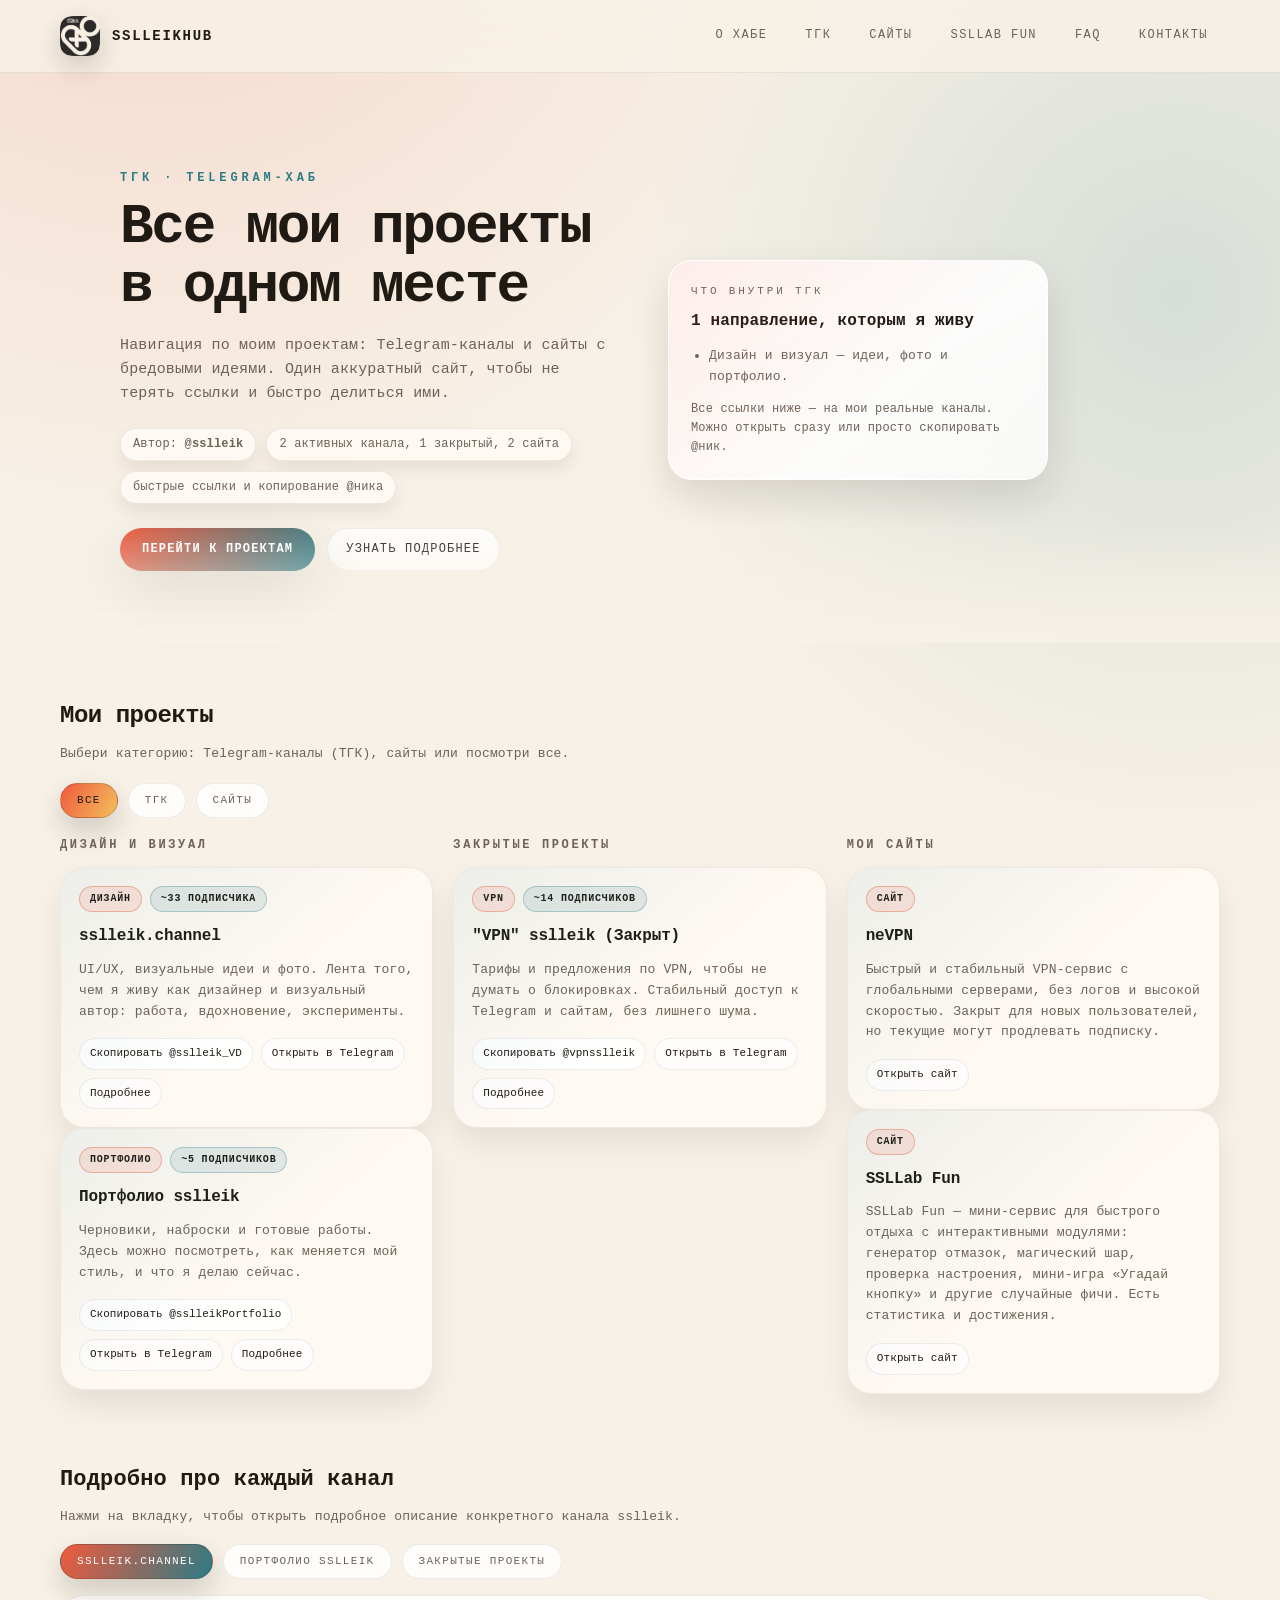
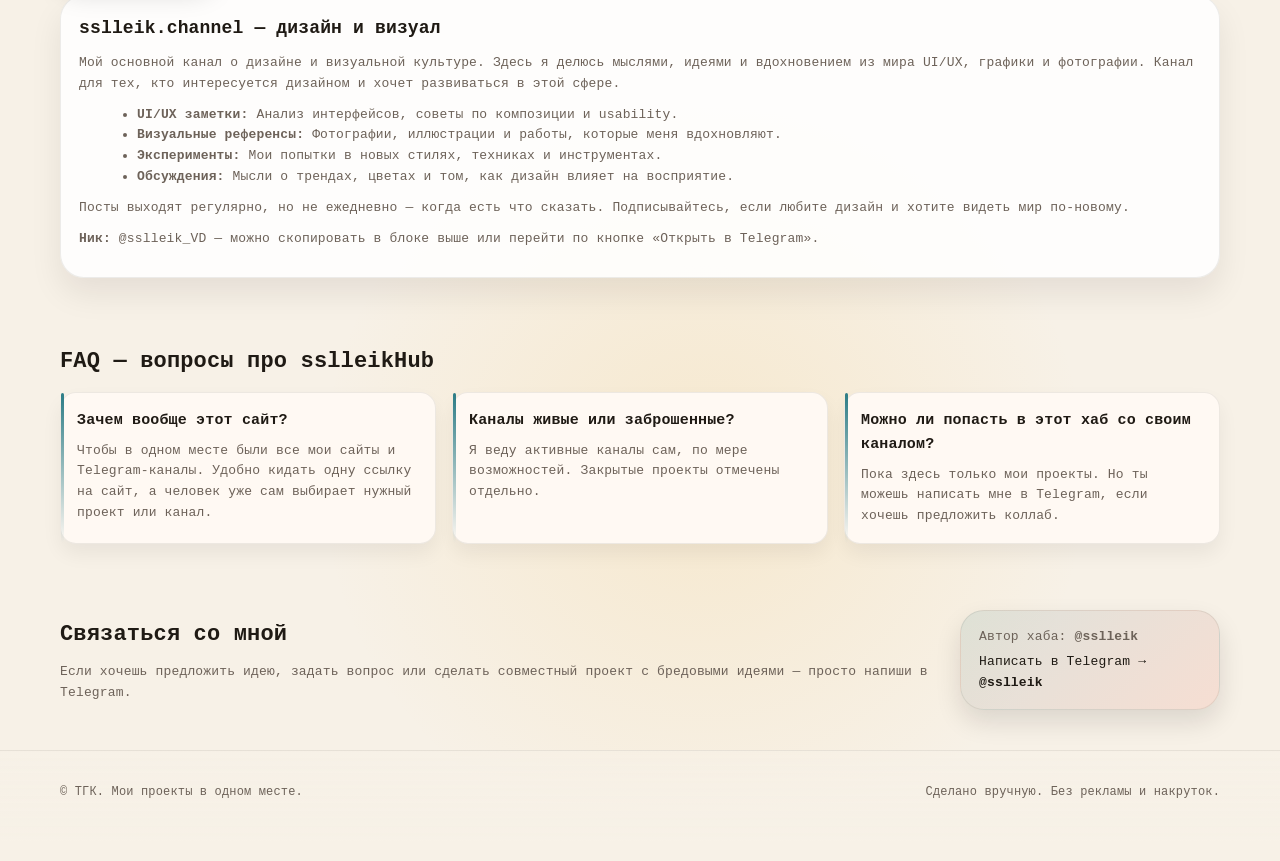
<file: index.html>
<!DOCTYPE html>
<html lang="ru">
<head>
  <meta charset="UTF-8" />
  <meta name="viewport" content="width=device-width, initial-scale=1.0" />
  <meta name="author" content="sslleik" />
  <meta name="description" content="ТГК — навигация по моим сайтам и Telegram-каналам: дизайн, портфолио и бредовые идеи." />
  <meta name="keywords" content="Telegram, каналы, ТГК, дизайн, портфолио" />
  <meta name="robots" content="index, follow" />
  <meta name="theme-color" content="#ec5748" />
  <meta name="msapplication-TileColor" content="#ec5748" />
  <title>ТГК — мои проекты</title>
  <link rel="preload" href="styles.min.css" as="style" />
  <link rel="stylesheet" href="styles.min.css" />
  <link rel="preload" href="app.js" as="script" />
</head>
<body>
  <header class="site-header">
    <div class="container header-inner">
      <a href="index.html" class="logo">
        <img class="logo-image" src="sslleik-logo.png" alt="Логотип sslleik" width="40" height="40" />
        <span class="logo-text">sslleikHub</span>
      </a>
      <nav class="main-nav">
        <a href="index.html#about">О хабе</a>
        <a href="tgk.html">ТГК</a>
        <a href="sites.html">Сайты</a>
        <a href="https://sslleik.github.io/SSLLab-Fun/" target="_blank" rel="noopener noreferrer">SSLLab Fun</a>
<a href="index.html#faq">FAQ</a>
        <a href="index.html#contact">Контакты</a>
      </nav>
    </div>
  </header>

  <main>
    <section class="hero" id="about">
      <div class="container hero-inner">
        <div class="hero-text">
          <p class="hero-kicker">ТГК · Telegram‑хаб</p>
          <h1>Все мои проекты в одном месте</h1>
          <p class="hero-sub">
            Навигация по моим проектам: Telegram-каналы и сайты с бредовыми идеями.
            Один аккуратный сайт, чтобы не терять ссылки и быстро делиться ими.
          </p>
          <div class="hero-meta">
            <span>Автор: <strong>@sslleik</strong></span>
            <span>2 активных канала, 1 закрытый, 2 сайта</span>
            <span>быстрые ссылки и копирование @ника</span>
          </div>
          <div class="hero-actions">
            <a href="#catalog" class="hero-cta">Перейти к проектам</a>
            <button class="hero-ghost" data-scroll="#faq">Узнать подробнее</button>
          </div>
        </div>
        <div class="hero-panel">
          <div class="hero-panel-inner">
            <p class="hero-panel-label">Что внутри ТГК</p>
            <p class="hero-panel-title">1 направление, которым я живу</p>
            <ul class="hero-panel-list">
              <li>Дизайн и визуал — идеи, фото и портфолио.</li>
            </ul>
            <p class="hero-panel-note">
              Все ссылки ниже — на мои реальные каналы. Можно открыть сразу или
              просто скопировать @ник.
            </p>
          </div>
        </div>
      </div>
    </section>

    <section class="catalog" id="catalog">
      <div class="container">
        <div class="catalog-head">
          <h2>Мои проекты</h2>
          <p>Выбери категорию: Telegram-каналы (ТГК), сайты или посмотри все.</p>
        </div>

        <div class="catalog-tabs">
          <button class="tab-btn active" data-tab="all">Все</button>
          <button class="tab-btn" data-tab="tgk">ТГК</button>
          <button class="tab-btn" data-tab="sites">Сайты</button>
        </div>

        <div class="catalog-columns">
          <div class="catalog-column" data-tab-group="tgk">
            <h3>Дизайн и визуал</h3>

            <article class="card">
              <div class="card-header">
                <span class="pill">Дизайн</span>
                <span class="pill pill-light">~33 подписчика</span>
              </div>
              <h4>sslleik.channel</h4>
              <p>
                UI/UX, визуальные идеи и фото. Лента того, чем я живу как дизайнер и визуальный автор:
                работа, вдохновение, эксперименты.
              </p>
              <div class="card-footer">
                <button class="copy-handle" data-handle="@sslleik_VD">Скопировать @sslleik_VD</button>
                <a href="https://t.me/sslleik_VD" target="_blank" rel="noopener noreferrer">Открыть в Telegram</a>
                <a href="channel-sslleik.html">Подробнее</a>
              </div>
            </article>

            <article class="card">
              <div class="card-header">
                <span class="pill">Портфолио</span>
                <span class="pill pill-light">~5 подписчиков</span>
              </div>
              <h4>Портфолио sslleik</h4>
              <p>
                Черновики, наброски и готовые работы. Здесь можно посмотреть, как меняется мой стиль,
                и что я делаю сейчас.
              </p>
              <div class="card-footer">
                <button class="copy-handle" data-handle="@sslleikPortfolio">Скопировать @sslleikPortfolio</button>
                <a href="https://t.me/sslleikPortfolio" target="_blank" rel="noopener noreferrer">Открыть в Telegram</a>
                <a href="channel-portfolio.html">Подробнее</a>
              </div>
            </article>
          </div>

          <div class="catalog-column" data-tab-group="tgk">
            <h3>Закрытые проекты</h3>

            <article class="card">
              <div class="card-header">
                <span class="pill">VPN</span>
                <span class="pill pill-light">~14 подписчиков</span>
              </div>
              <h4>"VPN" sslleik (Закрыт)</h4>
              <p>
                Тарифы и предложения по VPN, чтобы не думать о блокировках.
                Стабильный доступ к Telegram и сайтам, без лишнего шума.
              </p>
              <div class="card-footer">
                <button class="copy-handle" data-handle="@vpnsslleik">Скопировать @vpnsslleik</button>
                <a href="https://t.me/vpnsslleik" target="_blank" rel="noopener noreferrer">Открыть в Telegram</a>
                <a href="channel-vpn.html">Подробнее</a>
              </div>
            </article>
          </div>

          <div class="catalog-column" data-tab-group="sites">
            <h3>Мои сайты</h3>
            <article class="card">
              <div class="card-header">
                <span class="pill">Сайт</span>
              </div>
              <h4>neVPN</h4>
              <p>
                Быстрый и стабильный VPN-сервис с глобальными серверами, без логов и высокой скоростью. Закрыт для новых пользователей, но текущие могут продлевать подписку.
              </p>
              <div class="card-footer">
                <a href="https://sslleik.github.io/neVPN/" target="_blank" rel="noopener noreferrer">Открыть сайт</a>
              </div>
            </article>

            <article class="card">
              <div class="card-header">
                <span class="pill">Сайт</span>
              </div>
              <h4>SSLLab Fun</h4>
              <p>
                SSLLab Fun — мини-сервис для быстрого отдыха с интерактивными модулями: генератор отмазок, магический шар, проверка настроения, мини-игра «Угадай кнопку» и другие случайные фичи. Есть статистика и достижения.
              </p>
              <div class="card-footer">
                <a href="https://sslleik.github.io/SSLLab-Fun/" target="_blank" rel="noopener noreferrer">Открыть сайт</a>
              </div>
            </article>
          </div>
        </div>
      </div>
    </section>

    <section class="channels-tabs-section">
      <div class="container">
        <h2>Подробно про каждый канал</h2>
        <p class="channels-tabs-sub">
          Нажми на вкладку, чтобы открыть подробное описание конкретного канала sslleik.
        </p>

        <div class="channels-tabs-nav">
          <button class="channel-tab active" data-panel="sslleik_VD">sslleik.channel</button>
          <button class="channel-tab" data-panel="portfolio">Портфолио sslleik</button>
          <button class="channel-tab" data-panel="closed">Закрытые проекты</button>
        </div>

        <div class="channels-panels">
          <article class="channel-panel active" data-panel="sslleik_VD">
            <h3>sslleik.channel — дизайн и визуал</h3>
            <p>
              Мой основной канал о дизайне и визуальной культуре. Здесь я делюсь мыслями, идеями и вдохновением из мира UI/UX, графики и фотографии. Канал для тех, кто интересуется дизайном и хочет развиваться в этой сфере.
            </p>
            <ul>
              <li><strong>UI/UX заметки:</strong> Анализ интерфейсов, советы по композиции и usability.</li>
              <li><strong>Визуальные референсы:</strong> Фотографии, иллюстрации и работы, которые меня вдохновляют.</li>
              <li><strong>Эксперименты:</strong> Мои попытки в новых стилях, техниках и инструментах.</li>
              <li><strong>Обсуждения:</strong> Мысли о трендах, цветах и том, как дизайн влияет на восприятие.</li>
            </ul>
            <p>
              Посты выходят регулярно, но не ежедневно — когда есть что сказать. Подписывайтесь, если любите дизайн и хотите видеть мир по-новому.
            </p>
            <p>
              <strong>Ник:</strong> @sslleik_VD — можно скопировать в блоке выше или перейти по кнопке «Открыть в Telegram».
            </p>
          </article>

          <article class="channel-panel" data-panel="portfolio">
            <h3>Портфолио sslleik — мои работы</h3>
            <p>
              Это мой рабочий дневник дизайнера. Здесь я показываю процесс создания проектов — от первых идей до финальных результатов. Канал для тех, кто хочет увидеть, как рождаются дизайны, и вдохновиться моим подходом.
            </p>
            <ul>
              <li><strong>Скриншоты работ:</strong> Интерфейсы, баннеры, логотипы и другие проекты.</li>
              <li><strong>До/после:</strong> Примеры редизайна чужих работ или улучшения своих старых проектов.</li>
              <li><strong>Процесс:</strong> Этапы работы, инструменты и решения проблем.</li>
              <li><strong>Рефлексия:</strong> Мысли о росте, ошибках и уроках, которые я извлекаю.</li>
            </ul>
            <p>
              Посты появляются по мере завершения проектов — от нескольких в неделю до пауз. Идеально для портфолио-просмотра или изучения workflow дизайнера.
            </p>
            <p>
              <strong>Ник:</strong> @sslleikPortfolio — удобно кидать, когда кто‑то просит показать работы.
            </p>
          </article>

          <article class="channel-panel" data-panel="closed">
            <h3>Закрытые проекты — VPN</h3>
            <p>
              Этот канал был посвящен VPN-сервисам для доступа к Telegram и другим ресурсам. Цель — помочь пользователям обходить блокировки без лишней суеты. Теперь канал закрыт, но информация осталась для справки.
            </p>
            <h4>"VPN" sslleik (Закрыт)</h4>
            <p>
              Канал был посвящен VPN-сервисам для доступа к Telegram и другим ресурсам. Цель — помочь пользователям обходить блокировки без лишней суеты.
            </p>
            <ul>
              <li><strong>Тарифы и условия:</strong> Прозрачные цены и правила использования.</li>
              <li><strong>Обновления:</strong> Информация о стабильности, новых серверах и продлении.</li>
              <li><strong>Советы:</strong> Как настроить VPN для максимальной эффективности.</li>
            </ul>
            <p>
              Канал был полезен для тех, кто сталкивался с ограничениями доступа. Теперь закрыт, но информация актуальна для понимания.
            </p>
            <p>
              <strong>Ник:</strong> @vpnsslleik
            </p>

          </article>
        </div>
      </div>
    </section>

    <section class="faq" id="faq">
      <div class="container">
        <h2>FAQ — вопросы про sslleikHub</h2>
        <div class="faq-grid">
          <div class="faq-item">
            <h3>Зачем вообще этот сайт?</h3>
            <p>
              Чтобы в одном месте были все мои сайты и Telegram‑каналы. Удобно кидать одну ссылку на сайт,
              а человек уже сам выбирает нужный проект или канал.
            </p>
          </div>
          <div class="faq-item">
            <h3>Каналы живые или заброшенные?</h3>
            <p>
              Я веду активные каналы сам, по мере возможностей. Закрытые проекты отмечены отдельно.
            </p>
          </div>
          <div class="faq-item">
            <h3>Можно ли попасть в этот хаб со своим каналом?</h3>
            <p>
              Пока здесь только мои проекты. Но ты можешь написать мне в Telegram, если
              хочешь предложить коллаб.
            </p>
          </div>
        </div>
      </div>
    </section>

    <section class="contact" id="contact">
      <div class="container contact-inner">
        <div>
          <h2>Связаться со мной</h2>
          <p>
            Если хочешь предложить идею, задать вопрос или сделать совместный проект с бредовыми идеями — 
            просто напиши в Telegram.
          </p>
        </div>
        <div class="contact-box">
          <p>Автор хаба: <strong>@sslleik</strong></p>
          <p>Написать в Telegram → <strong>@sslleik</strong></p>
        </div>
      </div>
    </section>
  </main>

  <footer class="site-footer">
    <div class="container footer-inner">
      <p>© ТГК. Мои проекты в одном месте.</p>
      <p>Сделано вручную. Без рекламы и накруток.</p>
    </div>
  </footer>

  <script src="app.js" defer></script>
</body>
</html>
</file>
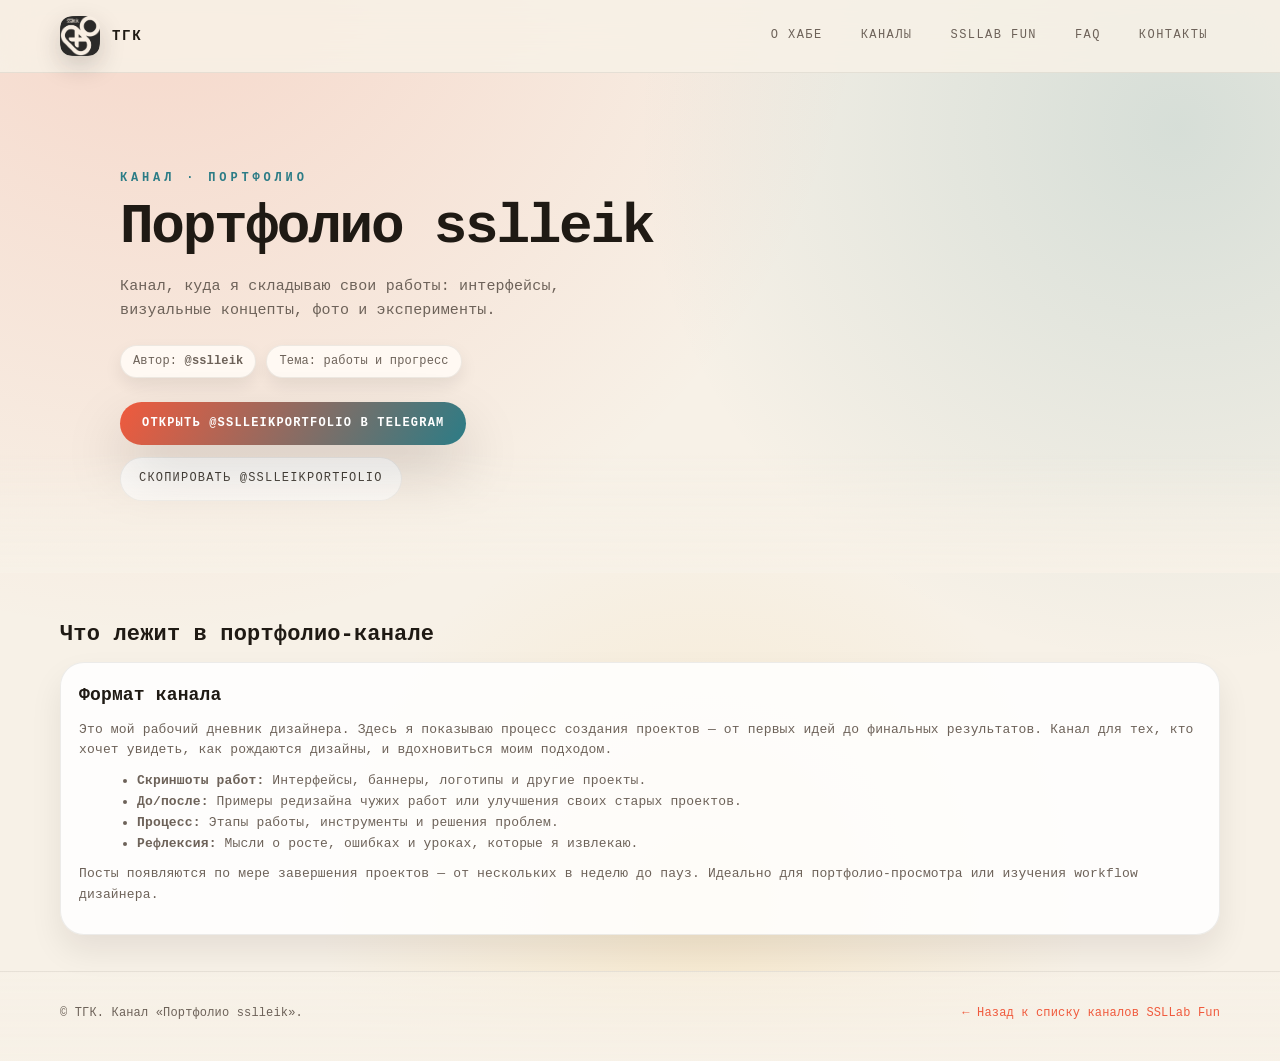
<file: channel-portfolio.html>
<!DOCTYPE html>
<html lang="ru">
<head>
  <meta charset="UTF-8" />
  <meta name="viewport" content="width=device-width, initial-scale=1.0" />
  <meta name="author" content="sslleik" />
  <meta name="description" content="Портфолио sslleik — мои работы и кейсы в Telegram-канале." />
  <meta name="keywords" content="портфолио, sslleik, дизайн, работы, Telegram" />
  <meta property="og:title" content="Портфолио sslleik — работы и кейсы" />
  <meta property="og:description" content="Канал с моими работами: интерфейсы, визуальные концепты." />
  <meta property="og:type" content="website" />
  <title>Портфолио sslleik — работы и кейсы</title>
  <link rel="preload" href="styles.min.css" as="style" />
  <link rel="stylesheet" href="styles.min.css" />
  <link rel="preload" href="app.js" as="script" />
</head>
<body>
  <header class="site-header">
    <div class="container header-inner">
      <a href="index.html" class="logo">
        <img class="logo-image" src="sslleik-logo.png" alt="Логотип sslleik" width="40" height="40" />
        <span class="logo-text">ТГК</span>
      </a>
      <nav class="main-nav">
        <a href="index.html#about">О хабе</a>
        <a href="index.html#catalog">Каналы</a>
        <a href="https://sslleik.github.io/SSLLab-Fun/" target="_blank" rel="noopener noreferrer">SSLLab Fun</a>
<a href="index.html#faq">FAQ</a>
        <a href="index.html#contact">Контакты</a>
      </nav>
    </div>
  </header>

  <main class="channel-page">
    <section class="hero">
      <div class="container hero-inner">
        <div class="hero-text">
          <p class="hero-kicker">Канал · Портфолио</p>
          <h1>Портфолио sslleik</h1>
          <p class="hero-sub">
            Канал, куда я складываю свои работы: интерфейсы, визуальные концепты, фото и эксперименты.
          </p>
          <div class="hero-meta">
            <span>Автор: <strong>@sslleik</strong></span>
            <span>Тема: работы и прогресс</span>
          </div>
          <div class="hero-actions">
            <a href="https://t.me/sslleikPortfolio" class="hero-cta" target="_blank" rel="noopener noreferrer">
              Открыть @sslleikPortfolio в Telegram
            </a>
            <button class="hero-ghost copy-handle" data-handle="@sslleikPortfolio">
              Скопировать @sslleikPortfolio
            </button>
          </div>
        </div>
      </div>
    </section>

    <section class="channels-tabs-section">
      <div class="container">
        <h2>Что лежит в портфолио‑канале</h2>
        <div class="channels-panels">
          <article class="channel-panel active" data-panel="page-portfolio">
            <h3>Формат канала</h3>
            <p>
              Это мой рабочий дневник дизайнера. Здесь я показываю процесс создания проектов — от первых идей до финальных результатов. Канал для тех, кто хочет увидеть, как рождаются дизайны, и вдохновиться моим подходом.
            </p>
            <ul>
              <li><strong>Скриншоты работ:</strong> Интерфейсы, баннеры, логотипы и другие проекты.</li>
              <li><strong>До/после:</strong> Примеры редизайна чужих работ или улучшения своих старых проектов.</li>
              <li><strong>Процесс:</strong> Этапы работы, инструменты и решения проблем.</li>
              <li><strong>Рефлексия:</strong> Мысли о росте, ошибках и уроках, которые я извлекаю.</li>
            </ul>
            <p>
              Посты появляются по мере завершения проектов — от нескольких в неделю до пауз. Идеально для портфолио-просмотра или изучения workflow дизайнера.
            </p>
          </article>
        </div>
      </div>
    </section>
  </main>

  <footer class="site-footer">
    <div class="container footer-inner">
      <p>© ТГК. Канал «Портфолио sslleik».</p>
      <p><a href="index.html#catalog">← Назад к списку каналов</a>
        <a href="https://sslleik.github.io/SSLLab-Fun/" target="_blank" rel="noopener noreferrer">SSLLab Fun</a>
</p>
    </div>
  </footer>

  <script src="app.js" defer></script>
</body>
</html>
</file>
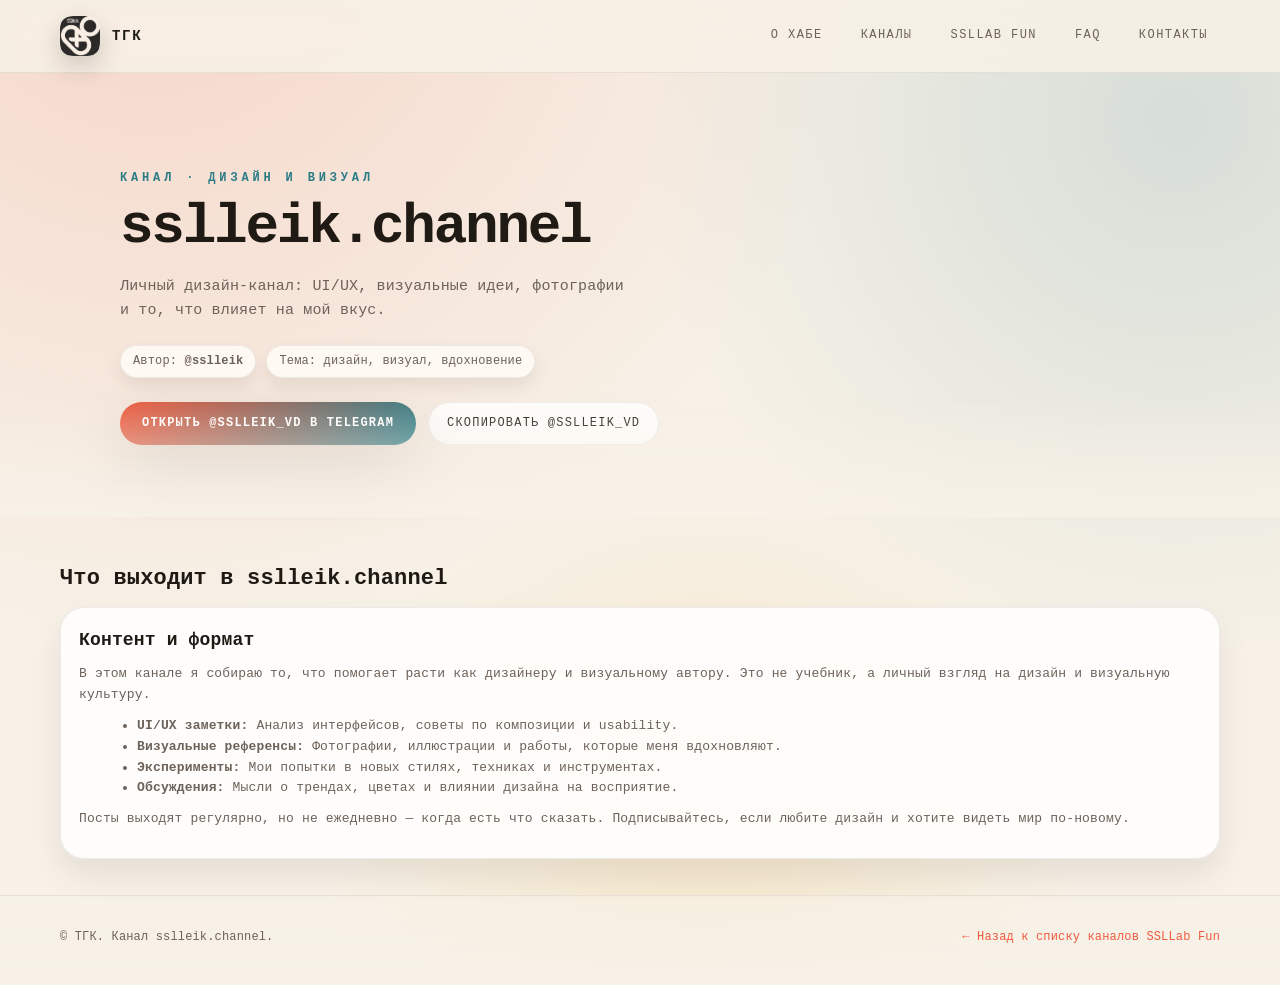
<file: channel-sslleik.html>
<!DOCTYPE html>
<html lang="ru">
<head>
  <meta charset="UTF-8" />
  <meta name="viewport" content="width=device-width, initial-scale=1.0" />
  <meta name="author" content="sslleik" />
  <meta name="description" content="sslleik.channel — дизайн и визуал в Telegram-канале." />
  <meta name="keywords" content="дизайн, визуал, sslleik, UI/UX, Telegram" />
  <meta property="og:title" content="sslleik.channel — дизайн и визуал" />
  <meta property="og:description" content="UI/UX, визуальные идеи и фото." />
  <meta property="og:type" content="website" />
  <title>sslleik.channel — дизайн и визуал</title>
  <link rel="preload" href="styles.min.css" as="style" />
  <link rel="stylesheet" href="styles.min.css" />
  <link rel="preload" href="app.js" as="script" />
</head>
<body>
  <header class="site-header">
    <div class="container header-inner">
      <a href="index.html" class="logo">
        <img class="logo-image" src="sslleik-logo.png" alt="Логотип sslleik" width="40" height="40" />
        <span class="logo-text">ТГК</span>
      </a>
      <nav class="main-nav">
        <a href="index.html#about">О хабе</a>
        <a href="index.html#catalog">Каналы</a>
        <a href="https://sslleik.github.io/SSLLab-Fun/" target="_blank" rel="noopener noreferrer">SSLLab Fun</a>
<a href="index.html#faq">FAQ</a>
        <a href="index.html#contact">Контакты</a>
      </nav>
    </div>
  </header>

  <main class="channel-page">
    <section class="hero">
      <div class="container hero-inner">
        <div class="hero-text">
          <p class="hero-kicker">Канал · Дизайн и визуал</p>
          <h1>sslleik.channel</h1>
          <p class="hero-sub">
            Личный дизайн‑канал: UI/UX, визуальные идеи, фотографии и то, что влияет на мой вкус.
          </p>
          <div class="hero-meta">
            <span>Автор: <strong>@sslleik</strong></span>
            <span>Тема: дизайн, визуал, вдохновение</span>
          </div>
          <div class="hero-actions">
            <a href="https://t.me/sslleik_VD" class="hero-cta" target="_blank" rel="noopener noreferrer">
              Открыть @sslleik_VD в Telegram
            </a>
            <button class="hero-ghost copy-handle" data-handle="@sslleik_VD">
              Скопировать @sslleik_VD
            </button>
          </div>
        </div>
      </div>
    </section>

    <section class="channels-tabs-section">
      <div class="container">
        <h2>Что выходит в sslleik.channel</h2>
        <div class="channels-panels">
          <article class="channel-panel active" data-panel="page-sslleik">
            <h3>Контент и формат</h3>
            <p>
              В этом канале я собираю то, что помогает расти как дизайнеру и визуальному автору. Это не учебник, а личный взгляд на дизайн и визуальную культуру.
            </p>
            <ul>
              <li><strong>UI/UX заметки:</strong> Анализ интерфейсов, советы по композиции и usability.</li>
              <li><strong>Визуальные референсы:</strong> Фотографии, иллюстрации и работы, которые меня вдохновляют.</li>
              <li><strong>Эксперименты:</strong> Мои попытки в новых стилях, техниках и инструментах.</li>
              <li><strong>Обсуждения:</strong> Мысли о трендах, цветах и влиянии дизайна на восприятие.</li>
            </ul>
            <p>
              Посты выходят регулярно, но не ежедневно — когда есть что сказать. Подписывайтесь, если любите дизайн и хотите видеть мир по-новому.
            </p>
          </article>
        </div>
      </div>
    </section>
  </main>

  <footer class="site-footer">
    <div class="container footer-inner">
      <p>© ТГК. Канал sslleik.channel.</p>
      <p><a href="index.html#catalog">← Назад к списку каналов</a>
        <a href="https://sslleik.github.io/SSLLab-Fun/" target="_blank" rel="noopener noreferrer">SSLLab Fun</a>
</p>
    </div>
  </footer>

  <script src="app.js" defer></script>
</body>
</html>
</file>
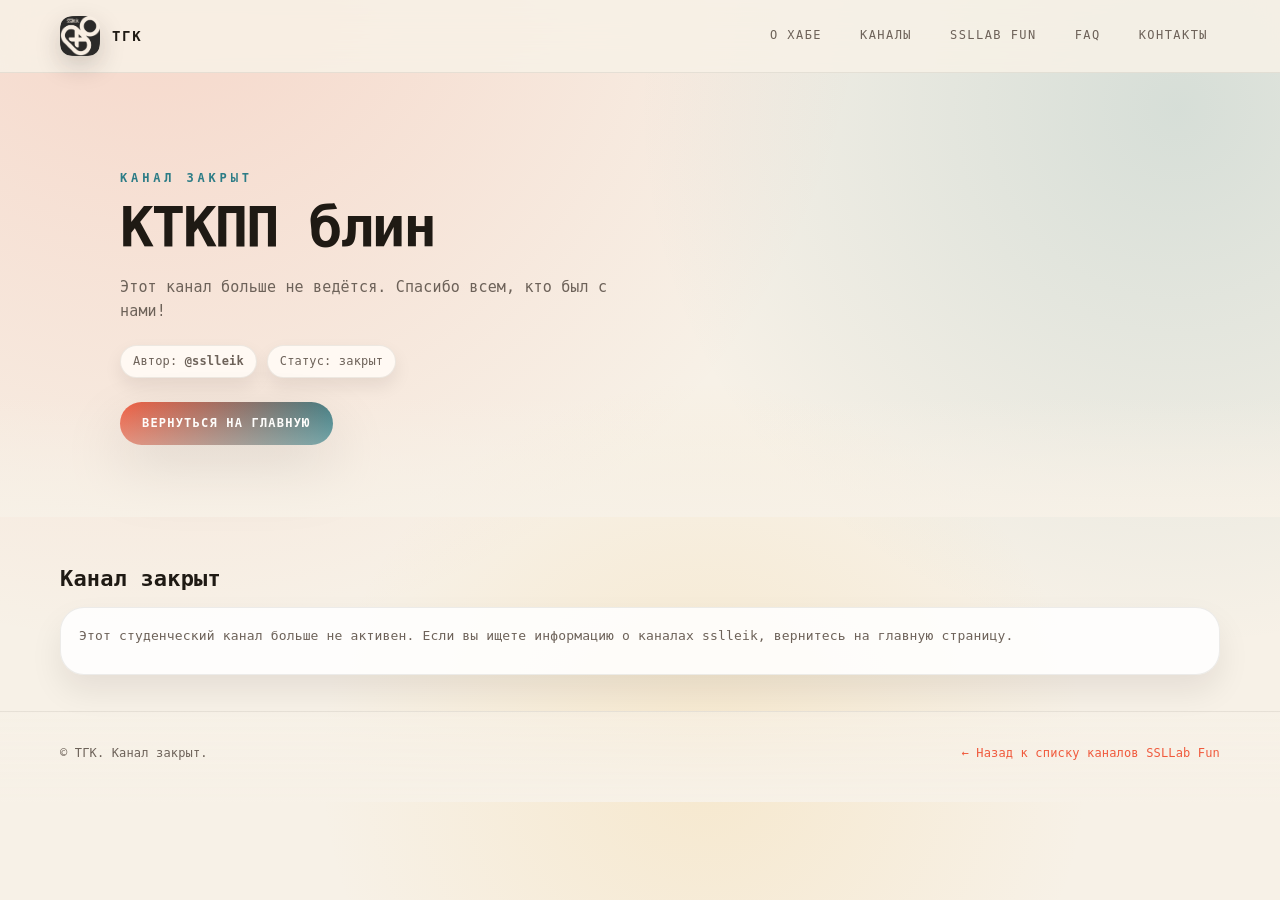
<file: channel-students.html>
<!DOCTYPE html>
<html lang="ru">
<head>
  <meta charset="UTF-8" />
  <meta name="viewport" content="width=device-width, initial-scale=1.0" />
  <meta name="description" content="Канал КТКПП блин закрыт." />
  <meta name="keywords" content="закрыт, канал" />
  <meta property="og:title" content="КТКПП блин — канал закрыт" />
  <meta property="og:description" content="Этот канал больше не ведётся." />
  <meta property="og:type" content="website" />
  <title>КТКПП блин — канал закрыт</title>
  <link rel="preload" href="styles.min.css" as="style" />
  <link rel="stylesheet" href="styles.min.css" />
  <link rel="preload" href="app.js" as="script" />
</head>
<body>
  <header class="site-header">
    <div class="container header-inner">
      <a href="index.html" class="logo">
        <img class="logo-image" src="sslleik-logo.png" alt="Логотип sslleik" width="40" height="40" />
        <span class="logo-text">ТГК</span>
      </a>
      <nav class="main-nav">
        <a href="index.html#about">О хабе</a>
        <a href="index.html#catalog">Каналы</a>
        <a href="https://sslleik.github.io/SSLLab-Fun/" target="_blank" rel="noopener noreferrer">SSLLab Fun</a>
<a href="index.html#faq">FAQ</a>
        <a href="index.html#contact">Контакты</a>
      </nav>
    </div>
  </header>

  <main class="channel-page">
    <section class="hero">
      <div class="container hero-inner">
        <div class="hero-text">
          <p class="hero-kicker">Канал закрыт</p>
          <h1>КТКПП блин</h1>
          <p class="hero-sub">
            Этот канал больше не ведётся. Спасибо всем, кто был с нами!
          </p>
          <div class="hero-meta">
            <span>Автор: <strong>@sslleik</strong></span>
            <span>Статус: закрыт</span>
          </div>
          <div class="hero-actions">
            <a href="index.html" class="hero-cta">Вернуться на главную</a>
          </div>
        </div>
      </div>
    </section>

    <section class="channels-tabs-section">
      <div class="container">
        <h2>Канал закрыт</h2>
        <div class="channels-panels">
          <article class="channel-panel active" data-panel="page-students">
            <p>
              Этот студенческий канал больше не активен. Если вы ищете информацию о каналах sslleik, вернитесь на главную страницу.
            </p>
          </article>
        </div>
      </div>
    </section>
  </main>

  <footer class="site-footer">
    <div class="container footer-inner">
      <p>© ТГК. Канал закрыт.</p>
      <p><a href="index.html#catalog">← Назад к списку каналов</a>
        <a href="https://sslleik.github.io/SSLLab-Fun/" target="_blank" rel="noopener noreferrer">SSLLab Fun</a>
</p>
    </div>
  </footer>

  <script src="app.js" defer></script>
</body>
</html>
</file>
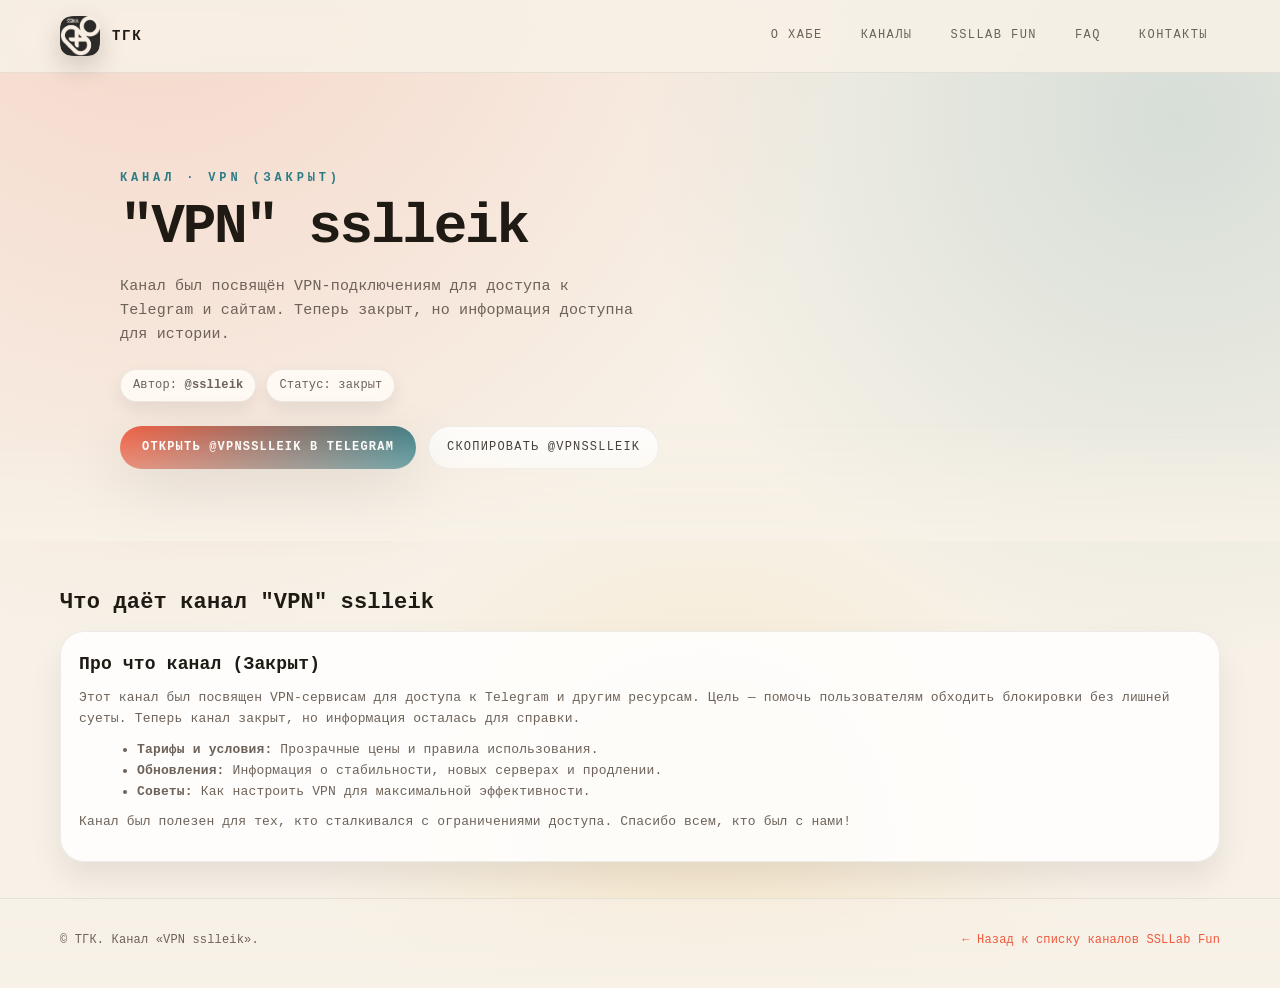
<file: channel-vpn.html>
<!DOCTYPE html>
<html lang="ru">
<head>
  <meta charset="UTF-8" />
  <meta name="viewport" content="width=device-width, initial-scale=1.0" />
  <meta name="author" content="sslleik" />
  <meta name="description" content="VPN sslleik — стабильный доступ к Telegram и сервисам." />
  <meta name="keywords" content="VPN, доступ, sslleik, Telegram" />
  <meta property="og:title" content="VPN sslleik — доступ к интернету" />
  <meta property="og:description" content="Тарифы и предложения по VPN." />
  <meta property="og:type" content="website" />
  <title>"VPN" sslleik — доступ к интернету</title>
  <link rel="preload" href="styles.min.css" as="style" />
  <link rel="stylesheet" href="styles.min.css" />
  <link rel="preload" href="app.js" as="script" />
</head>
<body>
  <header class="site-header">
    <div class="container header-inner">
      <a href="index.html" class="logo">
        <img class="logo-image" src="sslleik-logo.png" alt="Логотип sslleik" width="40" height="40" />
        <span class="logo-text">ТГК</span>
      </a>
      <nav class="main-nav">
        <a href="index.html#about">О хабе</a>
        <a href="index.html#catalog">Каналы</a>
        <a href="https://sslleik.github.io/SSLLab-Fun/" target="_blank" rel="noopener noreferrer">SSLLab Fun</a>
<a href="index.html#faq">FAQ</a>
        <a href="index.html#contact">Контакты</a>
      </nav>
    </div>
  </header>

  <main class="channel-page">
    <section class="hero">
      <div class="container hero-inner">
        <div class="hero-text">
          <p class="hero-kicker">Канал · VPN (Закрыт)</p>
          <h1>"VPN" sslleik</h1>
          <p class="hero-sub">
            Канал был посвящён VPN-подключениям для доступа к Telegram и сайтам. Теперь закрыт, но информация доступна для истории.
          </p>
          <div class="hero-meta">
            <span>Автор: <strong>@sslleik</strong></span>
            <span>Статус: закрыт</span>
          </div>
          <div class="hero-actions">
            <a href="https://t.me/vpnsslleik" class="hero-cta" target="_blank" rel="noopener noreferrer">
              Открыть @vpnsslleik в Telegram
            </a>
            <button class="hero-ghost copy-handle" data-handle="@vpnsslleik">
              Скопировать @vpnsslleik
            </button>
          </div>
        </div>
      </div>
    </section>

    <section class="channels-tabs-section">
      <div class="container">
        <h2>Что даёт канал "VPN" sslleik</h2>
        <div class="channels-panels">
          <article class="channel-panel active" data-panel="page-vpn">
            <h3>Про что канал (Закрыт)</h3>
            <p>
              Этот канал был посвящен VPN-сервисам для доступа к Telegram и другим ресурсам. Цель — помочь пользователям обходить блокировки без лишней суеты. Теперь канал закрыт, но информация осталась для справки.
            </p>
            <ul>
              <li><strong>Тарифы и условия:</strong> Прозрачные цены и правила использования.</li>
              <li><strong>Обновления:</strong> Информация о стабильности, новых серверах и продлении.</li>
              <li><strong>Советы:</strong> Как настроить VPN для максимальной эффективности.</li>
            </ul>
            <p>
              Канал был полезен для тех, кто сталкивался с ограничениями доступа. Спасибо всем, кто был с нами!
            </p>
          </article>
        </div>
      </div>
    </section>
  </main>

  <footer class="site-footer">
    <div class="container footer-inner">
      <p>© ТГК. Канал «VPN sslleik».</p>
      <p><a href="index.html#catalog">← Назад к списку каналов</a>
        <a href="https://sslleik.github.io/SSLLab-Fun/" target="_blank" rel="noopener noreferrer">SSLLab Fun</a>
</p>
    </div>
  </footer>

  <script src="app.js" defer></script>
</body>
</html>
</file>
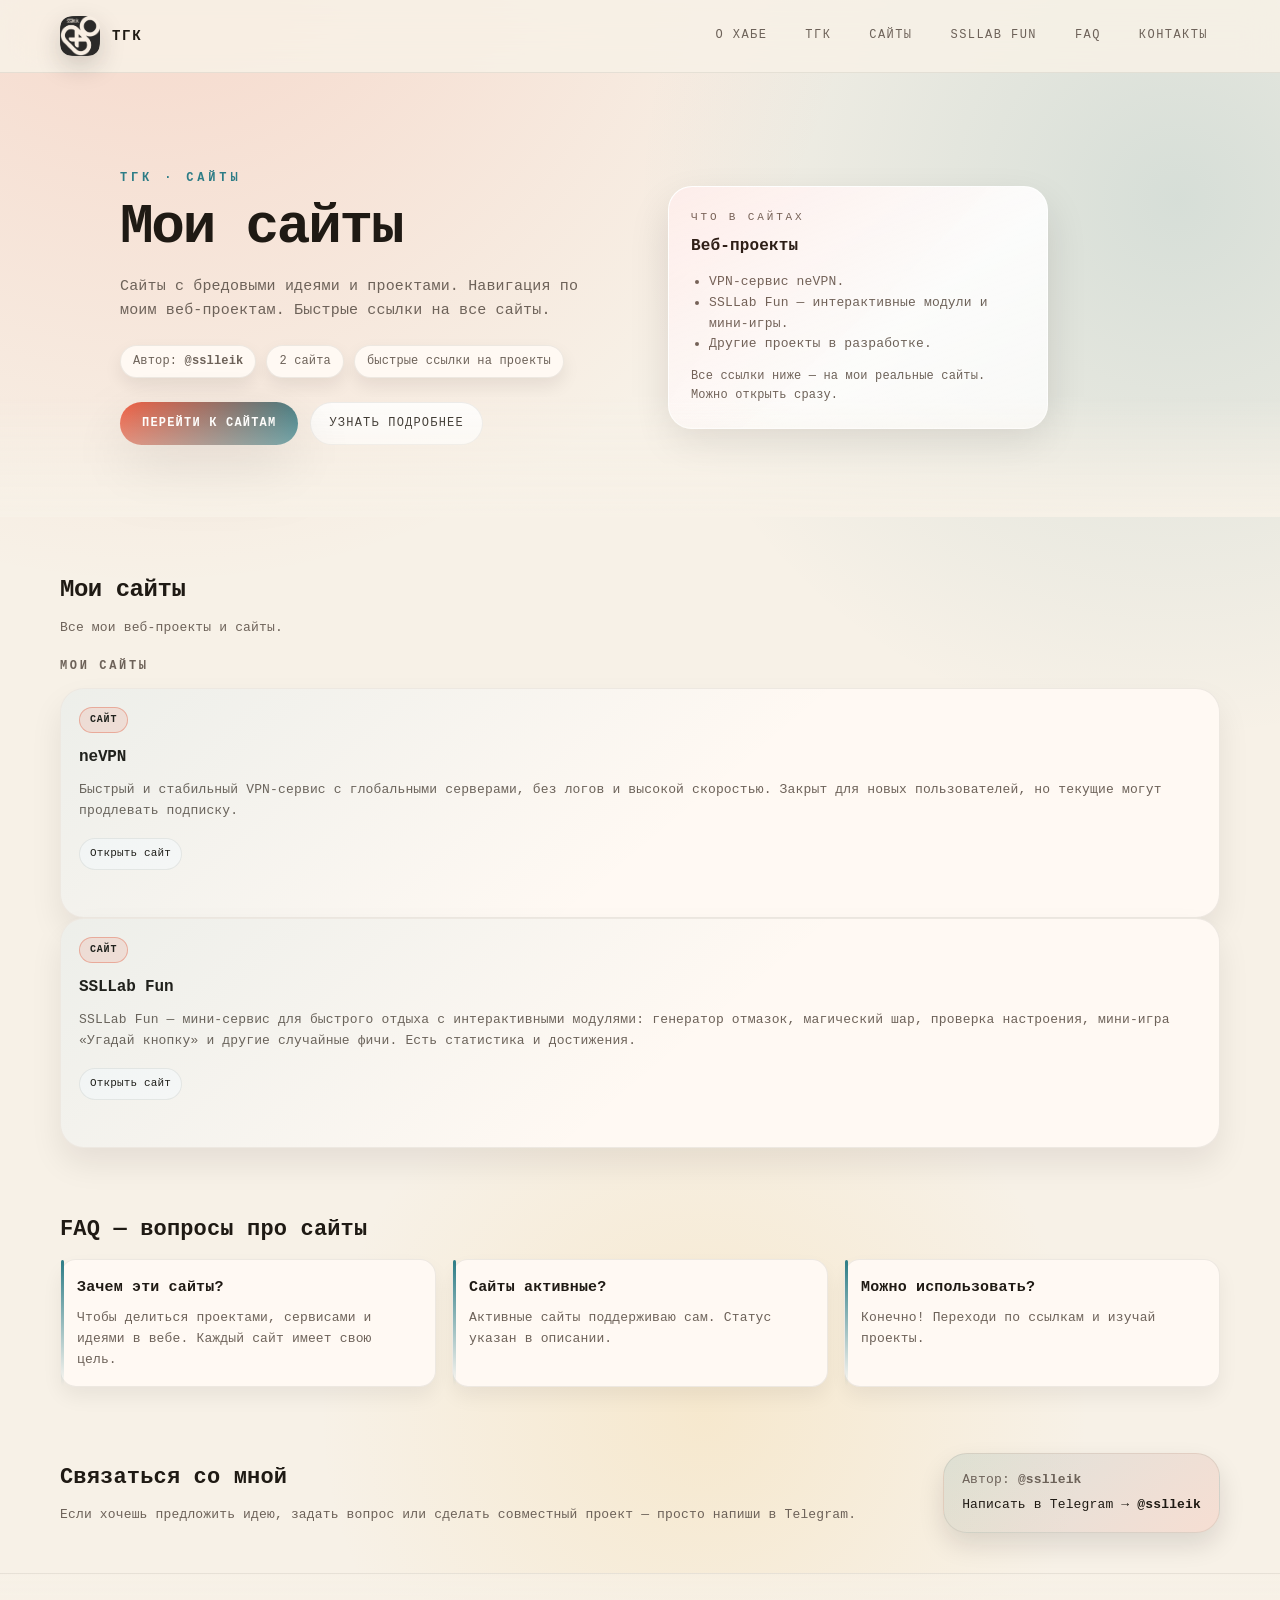
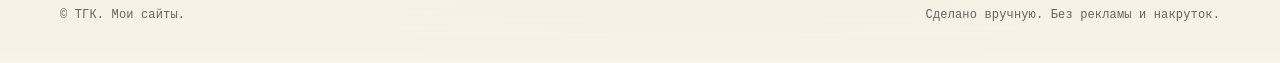
<file: sites.html>
<!DOCTYPE html>
<html lang="ru">
<head>
  <meta charset="UTF-8" />
  <meta name="viewport" content="width=device-width, initial-scale=1.0" />
  <meta name="author" content="sslleik" />
  <meta name="description" content="ТГК — мои сайты с бредовыми идеями." />
  <meta name="keywords" content="сайты, проекты, ТГК" />
  <meta property="og:title" content="ТГК — мои сайты" />
  <meta property="og:description" content="Все мои сайты в одном месте" />
  <meta property="og:type" content="website" />
  <title>ТГК — мои сайты</title>
  <link rel="preload" href="styles.min.css" as="style" />
  <link rel="stylesheet" href="styles.min.css" />
  <link rel="preload" href="app.js" as="script" />
</head>
<body>
  <header class="site-header">
    <div class="container header-inner">
      <a href="index.html" class="logo">
        <img class="logo-image" src="sslleik-logo.png" alt="Логотип sslleik" width="40" height="40" />
        <span class="logo-text">ТГК</span>
      </a>
      <nav class="main-nav">
        <a href="index.html#about">О хабе</a>
        <a href="tgk.html">ТГК</a>
        <a href="sites.html">Сайты</a>
        <a href="https://sslleik.github.io/SSLLab-Fun/" target="_blank" rel="noopener noreferrer">SSLLab Fun</a>
<a href="index.html#faq">FAQ</a>
        <a href="index.html#contact">Контакты</a>
      </nav>
    </div>
  </header>

  <main>
    <section class="hero" id="about">
      <div class="container hero-inner">
        <div class="hero-text">
          <p class="hero-kicker">ТГК · Сайты</p>
          <h1>Мои сайты</h1>
          <p class="hero-sub">
            Сайты с бредовыми идеями и проектами. Навигация по моим веб-проектам.
            Быстрые ссылки на все сайты.
          </p>
          <div class="hero-meta">
            <span>Автор: <strong>@sslleik</strong></span>
            <span>2 сайта</span>
            <span>быстрые ссылки на проекты</span>
          </div>
          <div class="hero-actions">
            <a href="#catalog" class="hero-cta">Перейти к сайтам</a>
            <button class="hero-ghost" data-scroll="#faq">Узнать подробнее</button>
          </div>
        </div>
        <div class="hero-panel">
          <div class="hero-panel-inner">
            <p class="hero-panel-label">Что в сайтах</p>
            <p class="hero-panel-title">Веб-проекты</p>
            <ul class="hero-panel-list">
              <li>VPN-сервис neVPN.</li>
              <li>SSLLab Fun — интерактивные модули и мини-игры.</li>
              <li>Другие проекты в разработке.</li>
            </ul>
            <p class="hero-panel-note">
              Все ссылки ниже — на мои реальные сайты. Можно открыть сразу.
            </p>
          </div>
        </div>
      </div>
    </section>

    <section class="catalog" id="catalog">
      <div class="container">
        <div class="catalog-head">
          <h2>Мои сайты</h2>
          <p>Все мои веб-проекты и сайты.</p>
        </div>

        <div class="catalog-columns">
          <div class="catalog-column">
            <h3>Мои сайты</h3>
            <article class="card">
              <div class="card-header">
                <span class="pill">Сайт</span>
              </div>
              <h4>neVPN</h4>
              <p>
                Быстрый и стабильный VPN-сервис с глобальными серверами, без логов и высокой скоростью. Закрыт для новых пользователей, но текущие могут продлевать подписку.
              </p>
              <div class="card-footer">
                <a href="https://sslleik.github.io/neVPN/" target="_blank" rel="noopener noreferrer">Открыть сайт</a>
              </div>
            </article>

            <article class="card">
              <div class="card-header">
                <span class="pill">Сайт</span>
              </div>
              <h4>SSLLab Fun</h4>
              <p>
                SSLLab Fun — мини-сервис для быстрого отдыха с интерактивными модулями: генератор отмазок, магический шар, проверка настроения, мини-игра «Угадай кнопку» и другие случайные фичи. Есть статистика и достижения.
              </p>
              <div class="card-footer">
                <a href="https://sslleik.github.io/SSLLab-Fun/" target="_blank" rel="noopener noreferrer">Открыть сайт</a>
              </div>
            </article>
          </div>
        </div>
      </div>
    </section>

    <section class="faq" id="faq">
      <div class="container">
        <h2>FAQ — вопросы про сайты</h2>
        <div class="faq-grid">
          <div class="faq-item">
            <h3>Зачем эти сайты?</h3>
            <p>
              Чтобы делиться проектами, сервисами и идеями в вебе. Каждый сайт имеет свою цель.
            </p>
          </div>
          <div class="faq-item">
            <h3>Сайты активные?</h3>
            <p>
              Активные сайты поддерживаю сам. Статус указан в описании.
            </p>
          </div>
          <div class="faq-item">
            <h3>Можно использовать?</h3>
            <p>
              Конечно! Переходи по ссылкам и изучай проекты.
            </p>
          </div>
        </div>
      </div>
    </section>

    <section class="contact" id="contact">
      <div class="container contact-inner">
        <div>
          <h2>Связаться со мной</h2>
          <p>
            Если хочешь предложить идею, задать вопрос или сделать совместный проект — 
            просто напиши в Telegram.
          </p>
        </div>
        <div class="contact-box">
          <p>Автор: <strong>@sslleik</strong></p>
          <p>Написать в Telegram → <strong>@sslleik</strong></p>
        </div>
      </div>
    </section>
  </main>

  <footer class="site-footer">
    <div class="container footer-inner">
      <p>© ТГК. Мои сайты.</p>
      <p>Сделано вручную. Без рекламы и накруток.</p>
    </div>
  </footer>

  <script src="app.js" defer></script>
</body>
</html>
</file>
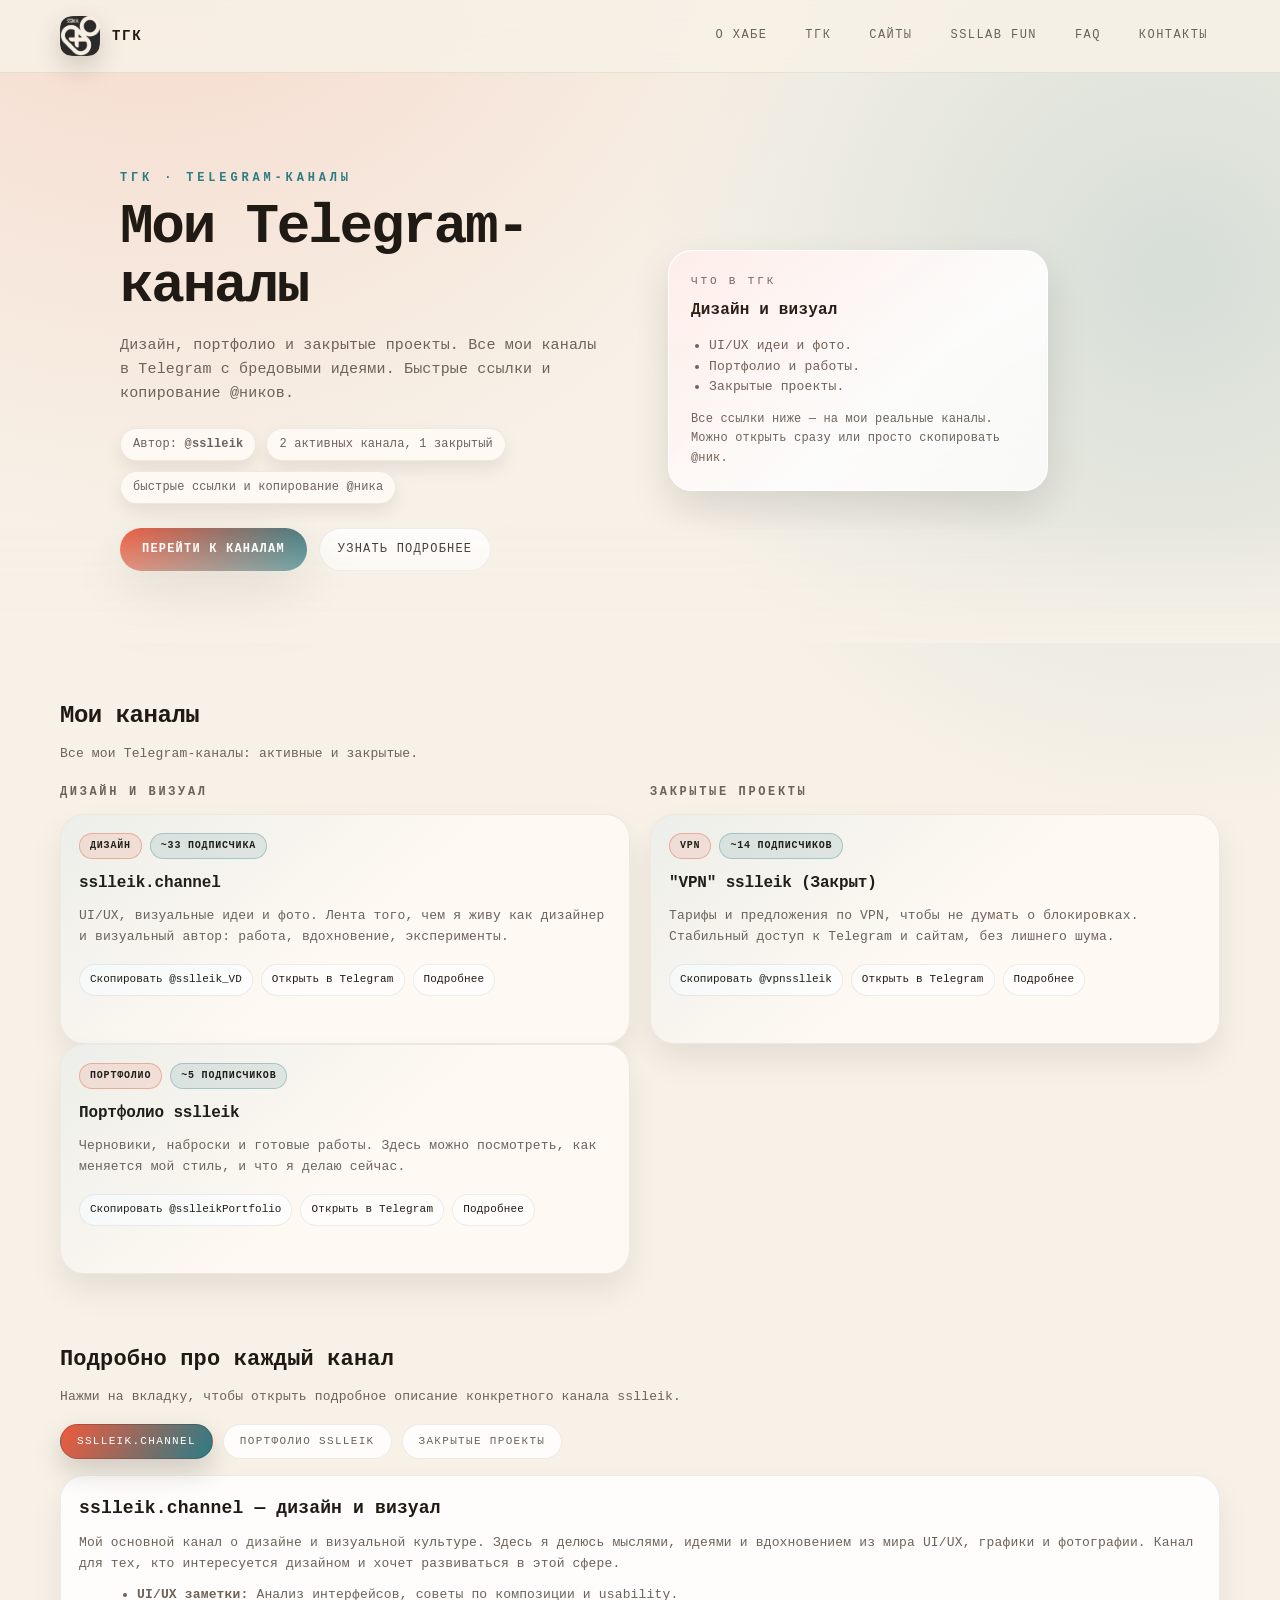
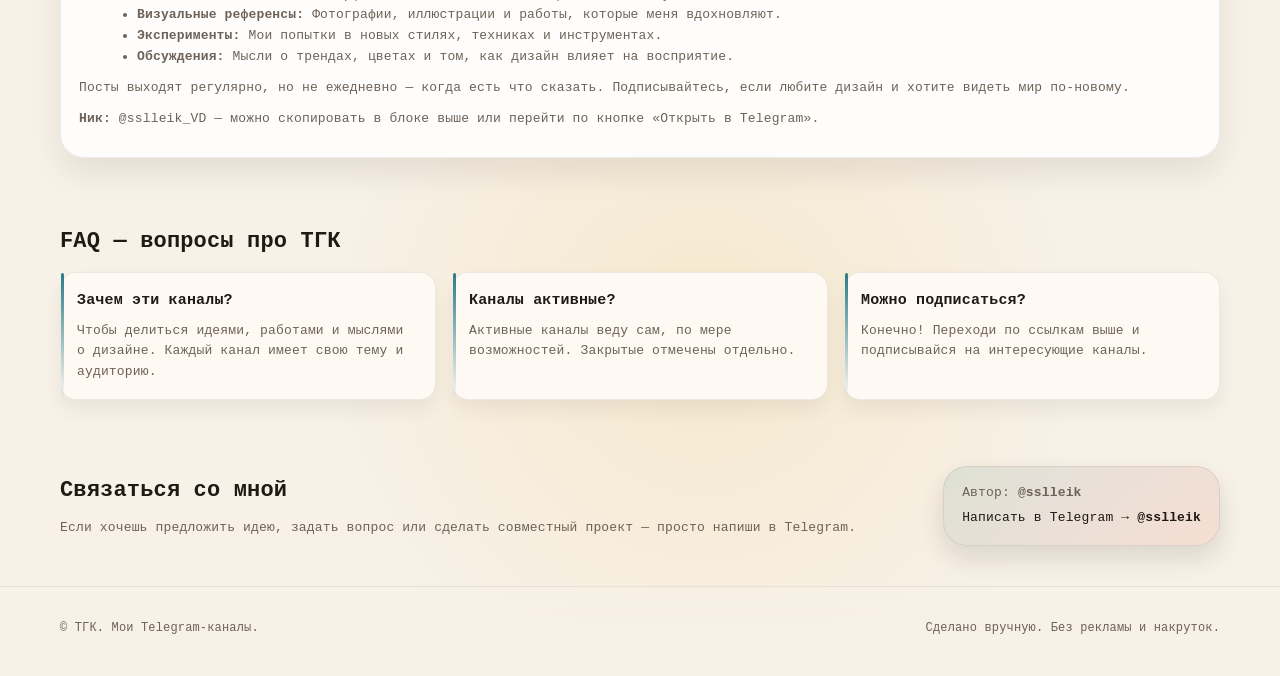
<file: tgk.html>
<!DOCTYPE html>
<html lang="ru">
<head>
  <meta charset="UTF-8" />
  <meta name="viewport" content="width=device-width, initial-scale=1.0" />
  <meta name="author" content="sslleik" />
  <meta name="description" content="ТГК — мои Telegram-каналы: дизайн, портфолио и закрытые проекты." />
  <meta name="keywords" content="Telegram, каналы, ТГК, дизайн, портфолио" />
  <meta property="og:title" content="ТГК — Telegram-каналы" />
  <meta property="og:description" content="Все мои Telegram-каналы в одном месте" />
  <meta property="og:type" content="website" />
  <title>ТГК — Telegram-каналы</title>
  <link rel="preload" href="styles.min.css" as="style" />
  <link rel="stylesheet" href="styles.min.css" />
  <link rel="preload" href="app.js" as="script" />
</head>
<body>
  <header class="site-header">
    <div class="container header-inner">
      <a href="index.html" class="logo">
        <img class="logo-image" src="sslleik-logo.png" alt="Логотип sslleik" width="40" height="40" />
        <span class="logo-text">ТГК</span>
      </a>
      <nav class="main-nav">
        <a href="index.html#about">О хабе</a>
        <a href="tgk.html">ТГК</a>
        <a href="sites.html">Сайты</a>
        <a href="https://sslleik.github.io/SSLLab-Fun/" target="_blank" rel="noopener noreferrer">SSLLab Fun</a>
<a href="index.html#faq">FAQ</a>
        <a href="index.html#contact">Контакты</a>
      </nav>
    </div>
  </header>

  <main>
    <section class="hero" id="about">
      <div class="container hero-inner">
        <div class="hero-text">
          <p class="hero-kicker">ТГК · Telegram‑каналы</p>
          <h1>Мои Telegram-каналы</h1>
          <p class="hero-sub">
            Дизайн, портфолио и закрытые проекты. Все мои каналы в Telegram с бредовыми идеями.
            Быстрые ссылки и копирование @ников.
          </p>
          <div class="hero-meta">
            <span>Автор: <strong>@sslleik</strong></span>
            <span>2 активных канала, 1 закрытый</span>
            <span>быстрые ссылки и копирование @ника</span>
          </div>
          <div class="hero-actions">
            <a href="#catalog" class="hero-cta">Перейти к каналам</a>
            <button class="hero-ghost" data-scroll="#faq">Узнать подробнее</button>
          </div>
        </div>
        <div class="hero-panel">
          <div class="hero-panel-inner">
            <p class="hero-panel-label">Что в ТГК</p>
            <p class="hero-panel-title">Дизайн и визуал</p>
            <ul class="hero-panel-list">
              <li>UI/UX идеи и фото.</li>
              <li>Портфолио и работы.</li>
              <li>Закрытые проекты.</li>
            </ul>
            <p class="hero-panel-note">
              Все ссылки ниже — на мои реальные каналы. Можно открыть сразу или
              просто скопировать @ник.
            </p>
          </div>
        </div>
      </div>
    </section>

    <section class="catalog" id="catalog">
      <div class="container">
        <div class="catalog-head">
          <h2>Мои каналы</h2>
          <p>Все мои Telegram-каналы: активные и закрытые.</p>
        </div>

        <div class="catalog-columns">
          <div class="catalog-column">
            <h3>Дизайн и визуал</h3>

            <article class="card">
              <div class="card-header">
                <span class="pill">Дизайн</span>
                <span class="pill pill-light">~33 подписчика</span>
              </div>
              <h4>sslleik.channel</h4>
              <p>
                UI/UX, визуальные идеи и фото. Лента того, чем я живу как дизайнер и визуальный автор:
                работа, вдохновение, эксперименты.
              </p>
              <div class="card-footer">
                <button class="copy-handle" data-handle="@sslleik_VD">Скопировать @sslleik_VD</button>
                <a href="https://t.me/sslleik_VD" target="_blank" rel="noopener noreferrer">Открыть в Telegram</a>
                <a href="channel-sslleik.html">Подробнее</a>
              </div>
            </article>

            <article class="card">
              <div class="card-header">
                <span class="pill">Портфолио</span>
                <span class="pill pill-light">~5 подписчиков</span>
              </div>
              <h4>Портфолио sslleik</h4>
              <p>
                Черновики, наброски и готовые работы. Здесь можно посмотреть, как меняется мой стиль,
                и что я делаю сейчас.
              </p>
              <div class="card-footer">
                <button class="copy-handle" data-handle="@sslleikPortfolio">Скопировать @sslleikPortfolio</button>
                <a href="https://t.me/sslleikPortfolio" target="_blank" rel="noopener noreferrer">Открыть в Telegram</a>
                <a href="channel-portfolio.html">Подробнее</a>
              </div>
            </article>
          </div>

          <div class="catalog-column">
            <h3>Закрытые проекты</h3>

            <article class="card">
              <div class="card-header">
                <span class="pill">VPN</span>
                <span class="pill pill-light">~14 подписчиков</span>
              </div>
              <h4>"VPN" sslleik (Закрыт)</h4>
              <p>
                Тарифы и предложения по VPN, чтобы не думать о блокировках.
                Стабильный доступ к Telegram и сайтам, без лишнего шума.
              </p>
              <div class="card-footer">
                <button class="copy-handle" data-handle="@vpnsslleik">Скопировать @vpnsslleik</button>
                <a href="https://t.me/vpnsslleik" target="_blank" rel="noopener noreferrer">Открыть в Telegram</a>
                <a href="channel-vpn.html">Подробнее</a>
              </div>
            </article>
          </div>
        </div>
      </div>
    </section>

    <section class="channels-tabs-section">
      <div class="container">
        <h2>Подробно про каждый канал</h2>
        <p class="channels-tabs-sub">
          Нажми на вкладку, чтобы открыть подробное описание конкретного канала sslleik.
        </p>

        <div class="channels-tabs-nav">
          <button class="channel-tab active" data-panel="sslleik_VD">sslleik.channel</button>
          <button class="channel-tab" data-panel="portfolio">Портфолио sslleik</button>
          <button class="channel-tab" data-panel="closed">Закрытые проекты</button>
        </div>

        <div class="channels-panels">
          <article class="channel-panel active" data-panel="sslleik_VD">
            <h3>sslleik.channel — дизайн и визуал</h3>
            <p>
              Мой основной канал о дизайне и визуальной культуре. Здесь я делюсь мыслями, идеями и вдохновением из мира UI/UX, графики и фотографии. Канал для тех, кто интересуется дизайном и хочет развиваться в этой сфере.
            </p>
            <ul>
              <li><strong>UI/UX заметки:</strong> Анализ интерфейсов, советы по композиции и usability.</li>
              <li><strong>Визуальные референсы:</strong> Фотографии, иллюстрации и работы, которые меня вдохновляют.</li>
              <li><strong>Эксперименты:</strong> Мои попытки в новых стилях, техниках и инструментах.</li>
              <li><strong>Обсуждения:</strong> Мысли о трендах, цветах и том, как дизайн влияет на восприятие.</li>
            </ul>
            <p>
              Посты выходят регулярно, но не ежедневно — когда есть что сказать. Подписывайтесь, если любите дизайн и хотите видеть мир по-новому.
            </p>
            <p>
              <strong>Ник:</strong> @sslleik_VD — можно скопировать в блоке выше или перейти по кнопке «Открыть в Telegram».
            </p>
          </article>

          <article class="channel-panel" data-panel="portfolio">
            <h3>Портфолио sslleik — мои работы</h3>
            <p>
              Это мой рабочий дневник дизайнера. Здесь я показываю процесс создания проектов — от первых идей до финальных результатов. Канал для тех, кто хочет увидеть, как рождаются дизайны, и вдохновиться моим подходом.
            </p>
            <ul>
              <li><strong>Скриншоты работ:</strong> Интерфейсы, баннеры, логотипы и другие проекты.</li>
              <li><strong>До/после:</strong> Примеры редизайна чужих работ или улучшения своих старых проектов.</li>
              <li><strong>Процесс:</strong> Этапы работы, инструменты и решения проблем.</li>
              <li><strong>Рефлексия:</strong> Мысли о росте, ошибках и уроках, которые я извлекаю.</li>
            </ul>
            <p>
              Посты появляются по мере завершения проектов — от нескольких в неделю до пауз. Идеально для портфолио-просмотра или изучения workflow дизайнера.
            </p>
            <p>
              <strong>Ник:</strong> @sslleikPortfolio — удобно кидать, когда кто‑то просит показать работы.
            </p>
          </article>

          <article class="channel-panel" data-panel="closed">
            <h3>Закрытые проекты — VPN</h3>
            <p>
              Этот канал был посвящен VPN-сервисам для доступа к Telegram и другим ресурсам. Цель — помочь пользователям обходить блокировки без лишней суеты. Теперь канал закрыт, но информация осталась для справки.
            </p>
            <h4>"VPN" sslleik (Закрыт)</h4>
            <p>
              Канал был посвящен VPN-сервисам для доступа к Telegram и другим ресурсам. Цель — помочь пользователям обходить блокировки без лишней суеты.
            </p>
            <ul>
              <li><strong>Тарифы и условия:</strong> Прозрачные цены и правила использования.</li>
              <li><strong>Обновления:</strong> Информация о стабильности, новых серверах и продлении.</li>
              <li><strong>Советы:</strong> Как настроить VPN для максимальной эффективности.</li>
            </ul>
            <p>
              Канал был полезен для тех, кто сталкивался с ограничениями доступа. Теперь закрыт, но информация актуальна для понимания.
            </p>
            <p>
              <strong>Ник:</strong> @vpnsslleik
            </p>

          </article>
        </div>
      </div>
    </section>

    <section class="faq" id="faq">
      <div class="container">
        <h2>FAQ — вопросы про ТГК</h2>
        <div class="faq-grid">
          <div class="faq-item">
            <h3>Зачем эти каналы?</h3>
            <p>
              Чтобы делиться идеями, работами и мыслями о дизайне. Каждый канал имеет свою тему и аудиторию.
            </p>
          </div>
          <div class="faq-item">
            <h3>Каналы активные?</h3>
            <p>
              Активные каналы веду сам, по мере возможностей. Закрытые отмечены отдельно.
            </p>
          </div>
          <div class="faq-item">
            <h3>Можно подписаться?</h3>
            <p>
              Конечно! Переходи по ссылкам выше и подписывайся на интересующие каналы.
            </p>
          </div>
        </div>
      </div>
    </section>

    <section class="contact" id="contact">
      <div class="container contact-inner">
        <div>
          <h2>Связаться со мной</h2>
          <p>
            Если хочешь предложить идею, задать вопрос или сделать совместный проект — 
            просто напиши в Telegram.
          </p>
        </div>
        <div class="contact-box">
          <p>Автор: <strong>@sslleik</strong></p>
          <p>Написать в Telegram → <strong>@sslleik</strong></p>
        </div>
      </div>
    </section>
  </main>

  <footer class="site-footer">
    <div class="container footer-inner">
      <p>© ТГК. Мои Telegram-каналы.</p>
      <p>Сделано вручную. Без рекламы и накруток.</p>
    </div>
  </footer>

  <script src="app.js" defer></script>
</body>
</html>
</file>
<file: styles.min.css>
@font-face {
  font-family: "CourierCraft";
  src: url("couriernew.ttf") format("truetype");
  font-weight: 400;
  font-style: normal;
  font-display: swap;
}

@font-face {
  font-family: "CourierCraft";
  src: url("couriernewbold.ttf") format("truetype");
  font-weight: 700;
  font-style: normal;
  font-display: swap;
}

@font-face {
  font-family: "CourierCraft";
  src: url("couriernewitalic.ttf") format("truetype");
  font-weight: 400;
  font-style: italic;
  font-display: swap;
}

@font-face {
  font-family: "CourierCraft";
  src: url("couriernewbolditalic.ttf") format("truetype");
  font-weight: 700;
  font-style: italic;
  font-display: swap;
}

:root {
  --bg: #f7f1e7;
  --bg-deep: #efe6d8;
  --surface: rgba(255, 255, 255, 0.85);
  --surface-solid: #fff9f3;
  --ink: #1f1a14;
  --muted: #6d6259;
  --accent: #f05a3d;
  --accent-2: #2c7c86;
  --accent-3: #f2c05c;
  --border: rgba(31, 26, 20, 0.08);
  --radius-lg: 24px;
  --radius-md: 16px;
  --radius-sm: 12px;
  --radius-pill: 999px;
  --shadow-soft: 0 18px 40px rgba(23, 18, 14, 0.12);
  --shadow-card: 0 16px 32px rgba(23, 18, 14, 0.08);
  --shadow-strong: 0 28px 60px rgba(23, 18, 14, 0.18);
  --font-body: "CourierCraft", ui-monospace, monospace;
  --font-display: "CourierCraft", ui-monospace, monospace;
}

@keyframes fadeInUp {
  from {
    opacity: 0;
    transform: translateY(24px);
  }
  to {
    opacity: 1;
    transform: translateY(0);
  }
}

@keyframes float {
  0%, 100% {
    transform: translateY(0);
  }
  50% {
    transform: translateY(-8px);
  }
}

@keyframes shimmer {
  0% {
    transform: translateX(-120%);
  }
  60% {
    transform: translateX(120%);
  }
  100% {
    transform: translateX(120%);
  }
}

*,
*::before,
*::after {
  box-sizing: border-box;
}

html {
  scroll-behavior: smooth;
}

body {
  margin: 0;
  font-family: var(--font-body);
  color: var(--ink);
  background:
    radial-gradient(1200px circle at 12% -8%, rgba(240, 90, 61, 0.18), transparent 60%),
    radial-gradient(900px circle at 92% 12%, rgba(44, 124, 134, 0.16), transparent 60%),
    radial-gradient(700px circle at 55% 85%, rgba(242, 192, 92, 0.18), transparent 55%),
    var(--bg);
  line-height: 1.6;
  letter-spacing: 0.01em;
  min-height: 100vh;
  position: relative;
  overflow-x: hidden;
  -webkit-font-smoothing: antialiased;
  text-rendering: optimizeLegibility;
}

::selection {
  background: rgba(240, 90, 61, 0.25);
}

a {
  color: inherit;
  text-decoration: none;
  transition: color 0.2s ease, background 0.2s ease, border-color 0.2s ease,
    transform 0.2s ease;
}

button {
  font: inherit;
  cursor: pointer;
}

img {
  max-width: 100%;
  display: block;
}

.container {
  width: min(1160px, 100% - 32px);
  margin-inline: auto;
}

.site-header {
  position: sticky;
  top: 0;
  z-index: 20;
  backdrop-filter: blur(18px) saturate(120%);
  background: rgba(247, 241, 231, 0.86);
  border-bottom: 1px solid var(--border);
}

.header-inner {
  display: flex;
  align-items: center;
  justify-content: space-between;
  gap: 18px;
  padding-block: 16px;
}

.logo {
  display: inline-flex;
  align-items: center;
  gap: 12px;
}

.logo-image {
  width: 40px;
  height: 40px;
  border-radius: 12px;
  object-fit: contain;
  box-shadow: 0 10px 26px rgba(23, 18, 14, 0.18);
  flex-shrink: 0;
}

.logo-mark {
  width: 38px;
  height: 34px;
  border-radius: 12px;
  background: conic-gradient(from 180deg, #f05a3d, #f2c05c, #2c7c86, #f05a3d);
  display: inline-flex;
  align-items: center;
  justify-content: center;
  color: #1f1a14;
  font-weight: 700;
  letter-spacing: 0.08em;
  font-size: 11px;
  box-shadow: 0 10px 26px rgba(23, 18, 14, 0.18);
}

.logo-text {
  font-weight: 700;
  font-size: 14px;
  letter-spacing: 0.12em;
  text-transform: uppercase;
}

.main-nav {
  display: flex;
  gap: 14px;
  font-size: 12px;
  letter-spacing: 0.12em;
  text-transform: uppercase;
}

.main-nav a {
  padding: 6px 12px;
  border-radius: var(--radius-pill);
  color: var(--muted);
  position: relative;
}

.main-nav a::after {
  content: "";
  position: absolute;
  left: 12px;
  right: 12px;
  bottom: 4px;
  height: 1px;
  background: linear-gradient(90deg, transparent, var(--accent), transparent);
  opacity: 0;
  transition: opacity 0.2s ease;
}

.main-nav a:hover {
  color: var(--ink);
  background: rgba(255, 255, 255, 0.6);
}

.main-nav a:hover::after {
  opacity: 1;
}

.hero {
  padding: 96px 0 72px;
  position: relative;
  animation: fadeInUp 0.8s ease-out both;
}

.hero::after {
  content: "";
  position: absolute;
  inset: auto 0 0 0;
  height: 120px;
  background: linear-gradient(180deg, rgba(247, 241, 231, 0), rgba(247, 241, 231, 0.9));
  pointer-events: none;
}

.hero-inner {
  display: grid;
  grid-template-columns: repeat(auto-fit, minmax(280px, 1fr));
  gap: 56px;
  align-items: center;
  max-width: 1040px;
}

.hero-text {
  max-width: 560px;
}

.hero-kicker {
  margin: 0 0 10px;
  font-size: 12px;
  text-transform: uppercase;
  letter-spacing: 0.32em;
  color: var(--accent-2);
  font-weight: 600;
}

.hero-text h1 {
  margin: 0 0 18px;
  font-size: clamp(34px, 5vw, 56px);
  line-height: 1.05;
  letter-spacing: -0.04em;
  font-family: var(--font-display);
  text-wrap: balance;
}

.hero-sub {
  margin: 0;
  color: var(--muted);
  font-size: 15px;
  max-width: 520px;
}

.hero-meta {
  margin-top: 22px;
  display: flex;
  flex-wrap: wrap;
  gap: 10px;
  font-size: 12px;
  color: var(--muted);
}

.hero-meta span {
  padding: 6px 12px;
  border-radius: var(--radius-pill);
  background: var(--surface-solid);
  border: 1px solid var(--border);
  box-shadow: 0 8px 18px rgba(23, 18, 14, 0.08);
}

.hero-actions {
  margin-top: 24px;
  display: flex;
  flex-wrap: wrap;
  gap: 12px;
}

.hero-cta {
  display: inline-flex;
  align-items: center;
  justify-content: center;
  padding: 12px 22px;
  border-radius: var(--radius-pill);
  background: linear-gradient(120deg, var(--accent), var(--accent-2));
  color: #ffffff;
  font-size: 12px;
  font-weight: 700;
  letter-spacing: 0.1em;
  text-transform: uppercase;
  box-shadow: var(--shadow-strong);
  position: relative;
  overflow: hidden;
}

.hero-cta::after {
  content: "";
  position: absolute;
  inset: 0;
  width: 50%;
  background: linear-gradient(120deg, transparent, rgba(255, 255, 255, 0.4), transparent);
  transform: translateX(-120%);
  animation: shimmer 3.5s infinite;
}

.hero-cta:hover {
  transform: translateY(-2px);
}

.hero-ghost {
  border-radius: var(--radius-pill);
  padding: 11px 18px;
  border: 1px solid var(--border);
  background: var(--surface);
  color: var(--ink);
  font-size: 12px;
  letter-spacing: 0.1em;
  text-transform: uppercase;
}

.hero-ghost:hover {
  transform: translateY(-2px);
  border-color: rgba(44, 124, 134, 0.4);
}

.hero-panel {
  flex: 1;
  max-width: 380px;
}

.hero-panel-inner {
  border-radius: var(--radius-lg);
  padding: 22px;
  background: linear-gradient(160deg, rgba(255, 255, 255, 0.98), rgba(255, 255, 255, 0.75));
  box-shadow: var(--shadow-soft);
  border: 1px solid rgba(255, 255, 255, 0.7);
  backdrop-filter: blur(12px);
  animation: float 6s ease-in-out infinite;
  position: relative;
  overflow: hidden;
}

.hero-panel-inner::before {
  content: "";
  position: absolute;
  inset: 0;
  background: linear-gradient(140deg, rgba(240, 90, 61, 0.18), transparent 60%);
  opacity: 0.6;
  pointer-events: none;
}

.hero-panel-label {
  margin: 0 0 8px;
  font-size: 11px;
  text-transform: uppercase;
  letter-spacing: 0.26em;
  color: var(--muted);
}

.hero-panel-title {
  margin: 0 0 12px;
  font-size: 16px;
  font-weight: 700;
}

.hero-panel-list {
  margin: 0 0 12px;
  padding-left: 18px;
  font-size: 13px;
  color: var(--muted);
}

.hero-panel-note {
  margin: 0;
  font-size: 12px;
  color: var(--muted);
}

.catalog {
  padding: 54px 0 24px;
  animation: fadeInUp 0.8s ease-out 0.1s both;
}

.catalog-head h2 {
  margin: 0 0 8px;
  font-size: 24px;
  letter-spacing: -0.02em;
}

.catalog-head p {
  margin: 0 0 18px;
  font-size: 13px;
  color: var(--muted);
}

.catalog-tabs {
  display: flex;
  flex-wrap: wrap;
  gap: 10px;
  margin-bottom: 18px;
}

.tab-btn {
  padding: 8px 16px;
  border-radius: var(--radius-pill);
  border: 1px solid var(--border);
  background: var(--surface);
  color: var(--muted);
  font-size: 11px;
  letter-spacing: 0.12em;
  text-transform: uppercase;
  cursor: pointer;
  transition: background 0.2s ease, color 0.2s ease, border-color 0.2s ease,
    box-shadow 0.2s ease, transform 0.1s ease;
}

.tab-btn.active {
  background: linear-gradient(120deg, var(--accent), var(--accent-3));
  color: #1f1a14;
  border-color: rgba(31, 26, 20, 0.2);
  box-shadow: 0 12px 28px rgba(23, 18, 14, 0.18);
}

.tab-btn:hover:not(.active) {
  border-color: rgba(44, 124, 134, 0.4);
  color: var(--ink);
  transform: translateY(-1px);
}

.catalog-columns {
  display: grid;
  grid-template-columns: repeat(auto-fit, minmax(260px, 1fr));
  gap: 20px;
}

.catalog-column h3 {
  margin: 0 0 12px;
  font-size: 12px;
  text-transform: uppercase;
  letter-spacing: 0.22em;
  color: var(--muted);
}

.card {
  background: var(--surface-solid);
  border-radius: var(--radius-lg);
  padding: 18px;
  box-shadow: var(--shadow-card);
  display: flex;
  flex-direction: column;
  gap: 8px;
  border: 1px solid var(--border);
  min-height: 230px;
  transition: transform 0.3s ease, box-shadow 0.3s ease;
  position: relative;
  overflow: hidden;
}

.card::before {
  content: "";
  position: absolute;
  inset: 0;
  background: linear-gradient(140deg, rgba(44, 124, 134, 0.12), transparent 55%);
  opacity: 0.7;
  pointer-events: none;
}

.card:hover {
  transform: translateY(-6px);
  box-shadow: 0 28px 52px rgba(23, 18, 14, 0.16);
}

.card-header {
  display: flex;
  flex-wrap: wrap;
  gap: 8px;
  font-size: 10px;
}

.pill {
  padding: 4px 10px;
  border-radius: var(--radius-pill);
  background: rgba(240, 90, 61, 0.12);
  border: 1px solid rgba(240, 90, 61, 0.4);
  font-weight: 600;
  text-transform: uppercase;
  letter-spacing: 0.08em;
}

.pill-light {
  background: rgba(44, 124, 134, 0.12);
  border-color: rgba(44, 124, 134, 0.3);
}

.card h4 {
  margin: 4px 0 2px;
  font-size: 16px;
  letter-spacing: -0.01em;
}

.card p {
  margin: 0;
  font-size: 13px;
  color: var(--muted);
}

.card-footer {
  margin-top: 8px;
  display: flex;
  flex-wrap: wrap;
  gap: 8px;
  font-size: 11px;
  color: var(--ink);
}

.card-footer span,
.card-footer a,
.card-footer button {
  padding: 6px 10px;
  border-radius: var(--radius-pill);
  background: rgba(255, 255, 255, 0.7);
  border: 1px solid var(--border);
  cursor: pointer;
}

.card-footer a {
  text-decoration: none;
}

.card-footer button {
  border: 1px solid var(--border);
  font: inherit;
  color: inherit;
  background: rgba(255, 255, 255, 0.9);
  transition: background 0.2s ease, transform 0.1s ease;
}

.card-footer button:hover {
  background: rgba(44, 124, 134, 0.12);
  transform: translateY(-1px);
}

.card-footer button.copied {
  background: linear-gradient(120deg, var(--accent), var(--accent-2));
  color: #ffffff;
  border-color: rgba(31, 26, 20, 0.3);
}

.channels-tabs-section {
  padding: 44px 0 26px;
  animation: fadeInUp 0.8s ease-out 0.2s both;
}

.channels-tabs-section h2 {
  margin: 0 0 10px;
  font-size: 22px;
}

.channels-tabs-sub {
  margin: 0 0 16px;
  font-size: 13px;
  color: var(--muted);
}

.channels-tabs-nav {
  display: flex;
  flex-wrap: wrap;
  gap: 10px;
  margin-bottom: 16px;
}

.channel-tab {
  padding: 8px 16px;
  border-radius: var(--radius-pill);
  border: 1px solid var(--border);
  background: var(--surface);
  color: var(--muted);
  font-size: 11px;
  letter-spacing: 0.12em;
  text-transform: uppercase;
  cursor: pointer;
  transition: background 0.2s ease, color 0.2s ease, border-color 0.2s ease,
    box-shadow 0.2s ease, transform 0.1s ease;
}

.channel-tab.active {
  background: linear-gradient(120deg, var(--accent), var(--accent-2));
  color: #ffffff;
  border-color: rgba(31, 26, 20, 0.2);
  box-shadow: 0 12px 28px rgba(23, 18, 14, 0.18);
}

.channel-tab:hover:not(.active) {
  border-color: rgba(240, 90, 61, 0.4);
  color: var(--ink);
  transform: translateY(-1px);
}

.channels-panels {
  border-radius: var(--radius-lg);
  background: var(--surface);
  box-shadow: var(--shadow-card);
  border: 1px solid var(--border);
  padding: 18px;
}

.channel-panel {
  opacity: 0;
  transform: translateY(10px);
  transition: opacity 0.3s ease, transform 0.3s ease;
  display: none;
}

.channel-panel.active {
  opacity: 1;
  transform: translateY(0);
  display: block;
}

.channel-panel h3 {
  margin: 0 0 10px;
  font-size: 18px;
}

.channel-panel p {
  margin: 0 0 10px;
  font-size: 13px;
  color: var(--muted);
}

.channel-panel ul {
  margin: 0 0 10px 18px;
  font-size: 13px;
  color: var(--muted);
}

.faq {
  padding: 40px 0 24px;
  animation: fadeInUp 0.8s ease-out 0.3s both;
}

.faq h2 {
  margin: 0 0 12px;
  font-size: 22px;
}

.faq-grid {
  display: grid;
  grid-template-columns: repeat(auto-fit, minmax(240px, 1fr));
  gap: 16px;
}

.faq-item {
  padding: 16px;
  border-radius: var(--radius-md);
  background: var(--surface-solid);
  border: 1px solid var(--border);
  box-shadow: 0 10px 20px rgba(23, 18, 14, 0.06);
  position: relative;
}

.faq-item::before {
  content: "";
  position: absolute;
  left: 0;
  top: 0;
  bottom: 0;
  width: 3px;
  background: linear-gradient(180deg, var(--accent-2), transparent);
  border-radius: 999px;
}

.faq-item h3 {
  margin: 0 0 8px;
  font-size: 15px;
}

.faq-item p {
  margin: 0;
  font-size: 13px;
  color: var(--muted);
}

.other-sites {
  padding: 36px 0 20px;
  animation: fadeInUp 0.8s ease-out 0.4s both;
}

.other-sites h2 {
  margin: 0 0 10px;
  font-size: 22px;
}

.other-sites p {
  margin: 0 0 16px;
  color: var(--muted);
}

.sites-grid {
  display: grid;
  grid-template-columns: repeat(auto-fit, minmax(250px, 1fr));
  gap: 16px;
}

.site-card {
  background: var(--surface-solid);
  border-radius: var(--radius-lg);
  padding: 18px;
  box-shadow: var(--shadow-card);
  border: 1px solid var(--border);
}

.site-card h3 {
  margin: 0 0 8px;
  font-size: 16px;
}

.site-card p {
  margin: 0 0 12px;
  color: var(--muted);
  font-size: 14px;
}

.site-card a {
  color: var(--accent);
  text-decoration: none;
  font-weight: 600;
}

.site-card a:hover {
  text-decoration: underline;
}

.contact {
  padding: 42px 0 30px;
  animation: fadeInUp 0.8s ease-out 0.4s both;
}

.contact-inner {
  display: flex;
  justify-content: space-between;
  gap: 24px;
  align-items: center;
}

.contact-inner h2 {
  margin: 0 0 10px;
  font-size: 22px;
}

.contact-inner p {
  margin: 0;
  font-size: 13px;
  color: var(--muted);
}

.contact-box {
  padding: 16px 18px;
  border-radius: var(--radius-lg);
  background: linear-gradient(140deg, rgba(44, 124, 134, 0.12), rgba(240, 90, 61, 0.12));
  border: 1px solid var(--border);
  font-size: 13px;
  min-width: 260px;
  box-shadow: 0 12px 26px rgba(23, 18, 14, 0.12);
}

.contact-box p + p {
  margin-top: 4px;
  color: var(--ink);
}

.site-footer {
  margin-top: 10px;
  padding: 20px 0 26px;
  border-top: 1px solid var(--border);
  background: linear-gradient(180deg, rgba(247, 241, 231, 0.6), rgba(247, 241, 231, 1));
}

.footer-inner {
  display: flex;
  flex-wrap: wrap;
  justify-content: space-between;
  gap: 8px;
  font-size: 12px;
  color: var(--muted);
}

.footer-inner a {
  color: var(--accent);
}

@media (max-width: 980px) {
  .hero-inner {
    gap: 28px;
  }

  .hero-panel {
    max-width: none;
    width: 100%;
  }

  .catalog-columns {
    grid-template-columns: repeat(auto-fit, minmax(240px, 1fr));
  }

  .contact-inner {
    flex-direction: column;
    align-items: flex-start;
  }
}

@media (max-width: 720px) {
  .site-header {
    padding: 8px 0;
  }

  .main-nav {
    display: none;
  }

  .hero {
    padding: 70px 0 48px;
  }

  .hero-inner {
    grid-template-columns: minmax(0, 1fr);
  }

  .hero-text h1 {
    font-size: 30px;
  }

  .hero-actions {
    flex-direction: column;
    width: 100%;
  }

  .hero-cta,
  .hero-ghost {
    width: 100%;
    text-align: center;
  }

  .catalog {
    padding: 36px 0 20px;
  }

  .catalog-head h2,
  .channels-tabs-section h2,
  .faq h2,
  .contact-inner h2 {
    font-size: 20px;
  }

  .card {
    min-height: 210px;
  }

  .channels-panels {
    padding: 16px;
  }

  .faq-grid {
    grid-template-columns: minmax(0, 1fr);
  }

  .contact-box {
    width: 100%;
  }
}

@media (prefers-reduced-motion: reduce) {
  *,
  *::before,
  *::after {
    animation: none !important;
    transition-duration: 0.01ms !important;
  }
}
</file>
